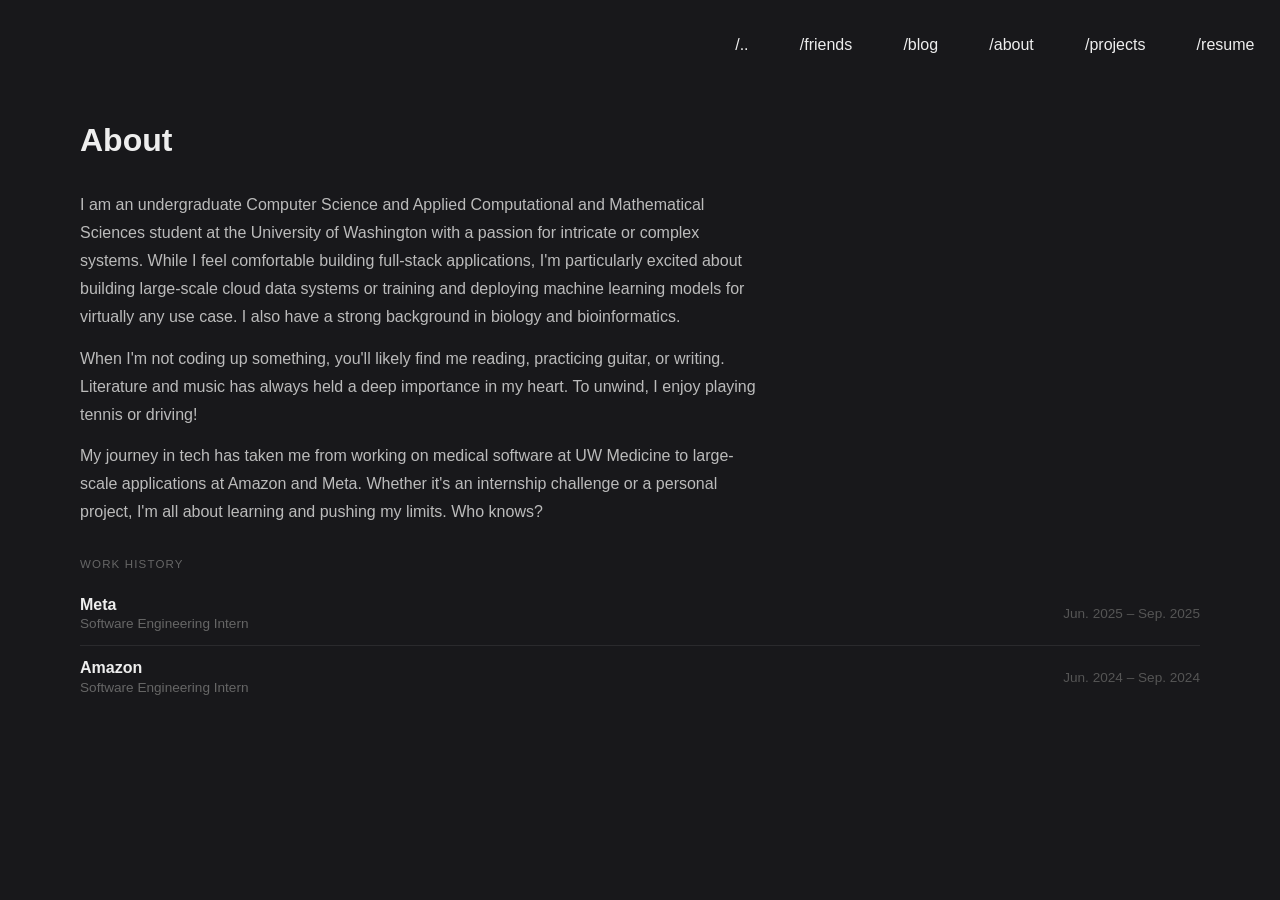
<file: about.html>
<!DOCTYPE html>
<html lang="en">
<head>
    <meta charset="UTF-8">
    <meta name="viewport" content="width=device-width, initial-scale=1.0">
    <link rel="stylesheet" href="css/root.css">
    <link rel="stylesheet" href="css/about.css">

    <title>About Me</title>
</head>
<body>
    <nav>
        <a href="index.html">/..</a>
        <a href="friends.html">/friends</a>
        <a href="blog.html">/blog</a>
        <a href="about.html">/about</a>
        <a href="projects.html">/projects</a>
        <a href="resume">/resume</a>
    </nav>

    <section class="section">
        <h1>About</h1>

        <div class="bio">
            <p>
                I am an undergraduate Computer Science and Applied Computational and Mathematical Sciences student at the University of Washington with
                a passion for intricate or complex systems. While I feel comfortable building full-stack applications, I'm particularly excited about building
                large-scale cloud data systems or training and deploying machine learning models for virtually any use case. I also have a strong background in
                biology and bioinformatics.
            </p>
            <p>
                When I'm not coding up something, you'll likely find me reading, practicing guitar, or writing. Literature and music has always held a
                deep importance in my heart. To unwind, I enjoy playing tennis or driving!
            </p>
            <p>
                My journey in tech has taken me from working on medical software at UW Medicine to large-scale applications at Amazon and Meta.
                Whether it's an internship challenge or a personal project, I'm all about learning and pushing my limits. Who knows?
            </p>
        </div>

        <div class="work-history">
            <div class="section-label">Work History</div>
            <div class="work-entry">
                <div>
                    <div class="company">Meta</div>
                    <div class="role">Software Engineering Intern</div>
                </div>
                <span class="work-date">Jun. 2025 – Sep. 2025</span>
            </div>
            <div class="work-entry">
                <div>
                    <div class="company">Amazon</div>
                    <div class="role">Software Engineering Intern</div>
                </div>
                <span class="work-date">Jun. 2024 – Sep. 2024</span>
            </div>
        </div>
    </section>
</body>
</html>
</file>
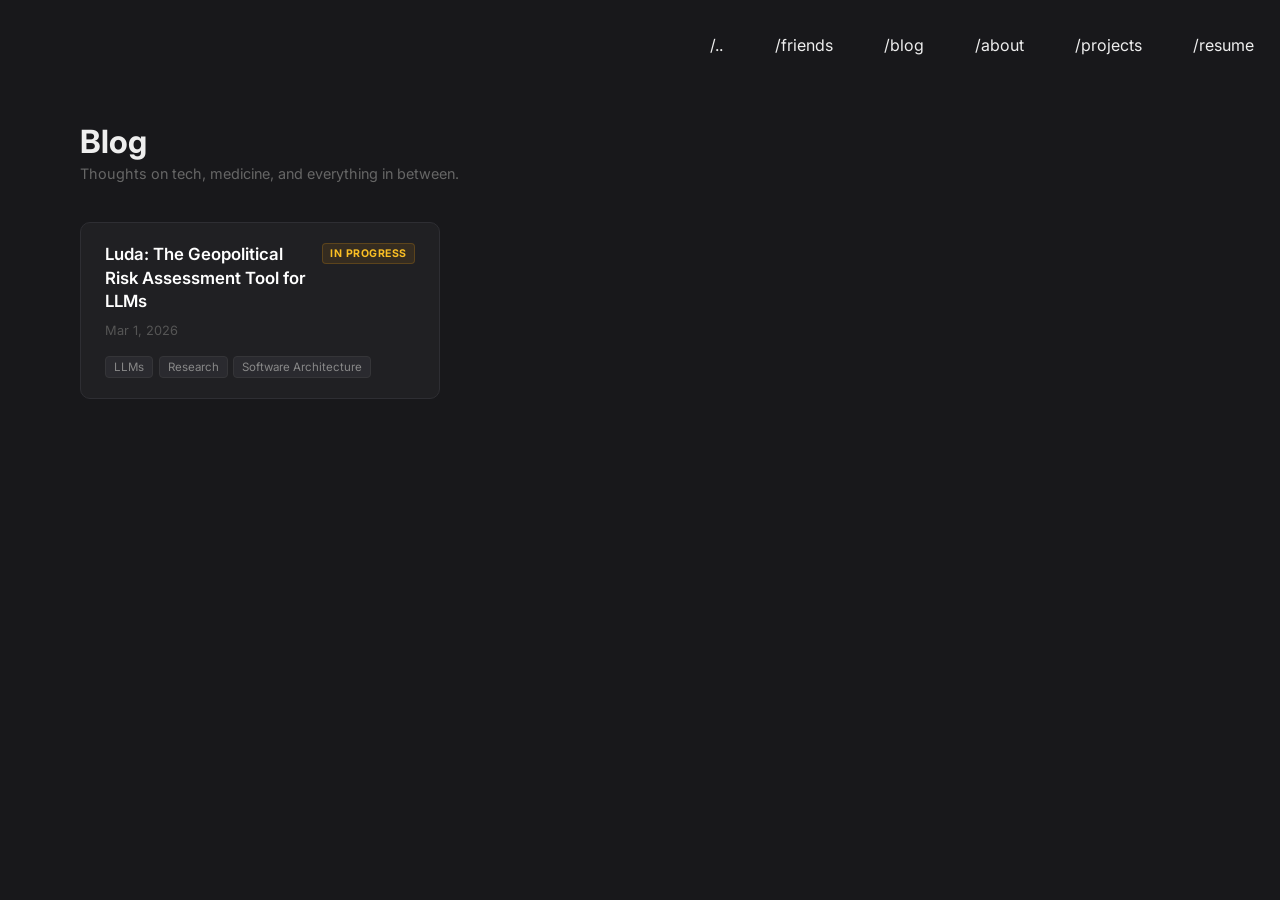
<file: blog.html>
<!DOCTYPE html>
<html lang="en">
<head>
    <meta charset="UTF-8">
    <meta name="viewport" content="width=device-width, initial-scale=1.0">
    <link rel="preconnect" href="https://fonts.googleapis.com">
    <link rel="preconnect" href="https://fonts.gstatic.com" crossorigin>
    <link href="https://fonts.googleapis.com/css2?family=Inter:wght@400;700&display=swap" rel="stylesheet">
    <link rel="stylesheet" href="css/root.css">
    <link rel="stylesheet" href="css/cards.css">
    <title>Blog</title>
</head>
<body>
    <nav>
        <a href="index.html">/..</a>
        <a href="friends.html">/friends</a>
        <a href="blog.html">/blog</a>
        <a href="about.html">/about</a>
        <a href="projects.html">/projects</a>
        <a href="resume">/resume</a>
    </nav>

    <section class="page-section">
        <h1>Blog</h1>
        <p class="section-subtitle">Thoughts on tech, medicine, and everything in between.</p>
        <div class="card-grid"></div>
    </section>

    <script type="module" src="js/blog.js"></script>
</body>
</html>
</file>
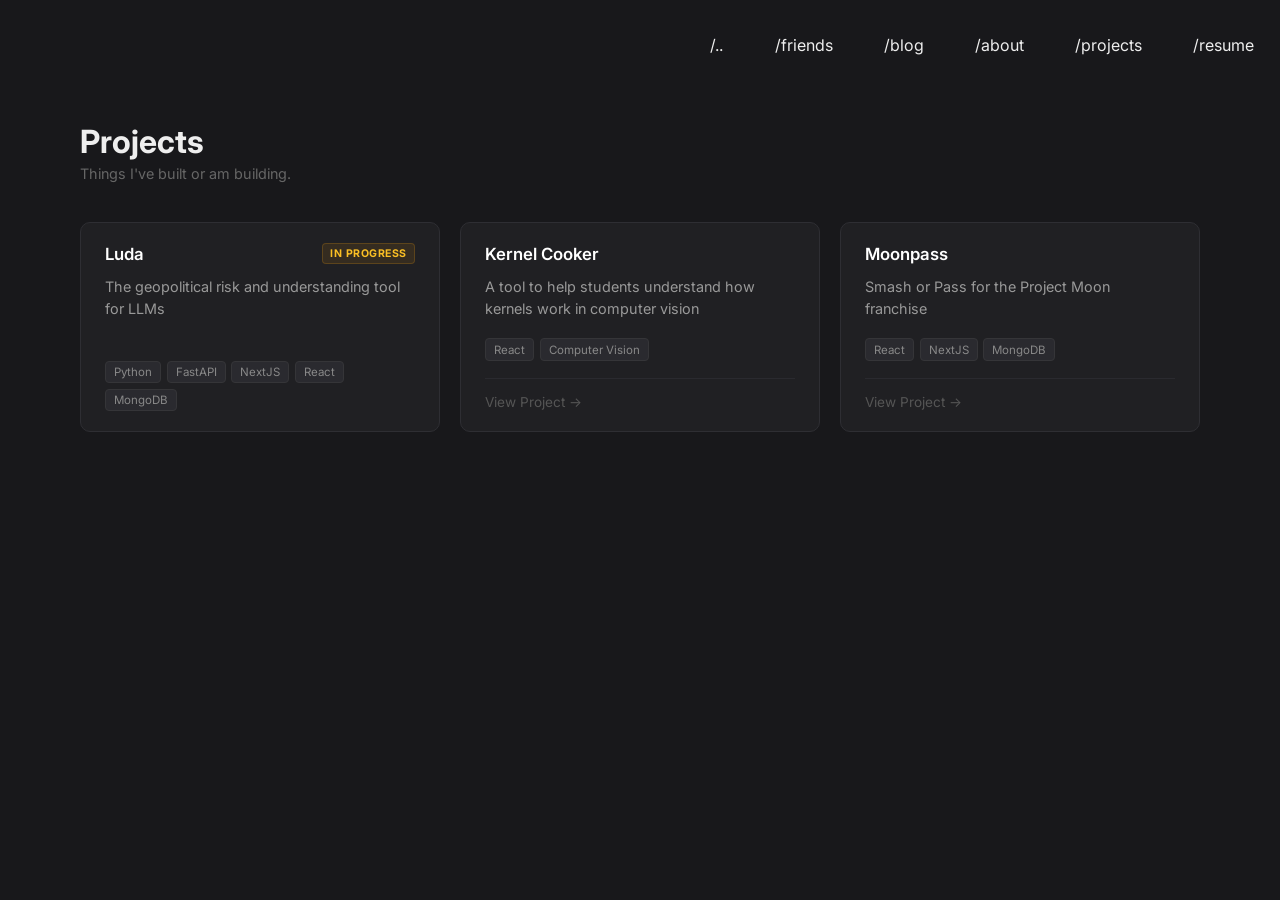
<file: projects.html>
<!DOCTYPE html>
<html lang="en">
<head>
    <meta charset="UTF-8">
    <meta name="viewport" content="width=device-width, initial-scale=1.0">
    <link rel="preconnect" href="https://fonts.googleapis.com">
    <link rel="preconnect" href="https://fonts.gstatic.com" crossorigin>
    <link href="https://fonts.googleapis.com/css2?family=Inter:wght@400;700&display=swap" rel="stylesheet">
    <link rel="stylesheet" href="css/root.css">
    <link rel="stylesheet" href="css/cards.css">
    <title>Projects</title>
</head>
<body>
    <nav>
        <a href="index.html">/..</a>
        <a href="friends.html">/friends</a>
        <a href="blog.html">/blog</a>
        <a href="about.html">/about</a>
        <a href="projects.html">/projects</a>
        <a href="resume">/resume</a>
    </nav>

    <section class="page-section">
        <h1>Projects</h1>
        <p class="section-subtitle">Things I've built or am building.</p>
        <div class="card-grid"></div>
    </section>

    <script type="module" src="js/projects.js"></script>
</body>
</html>
</file>
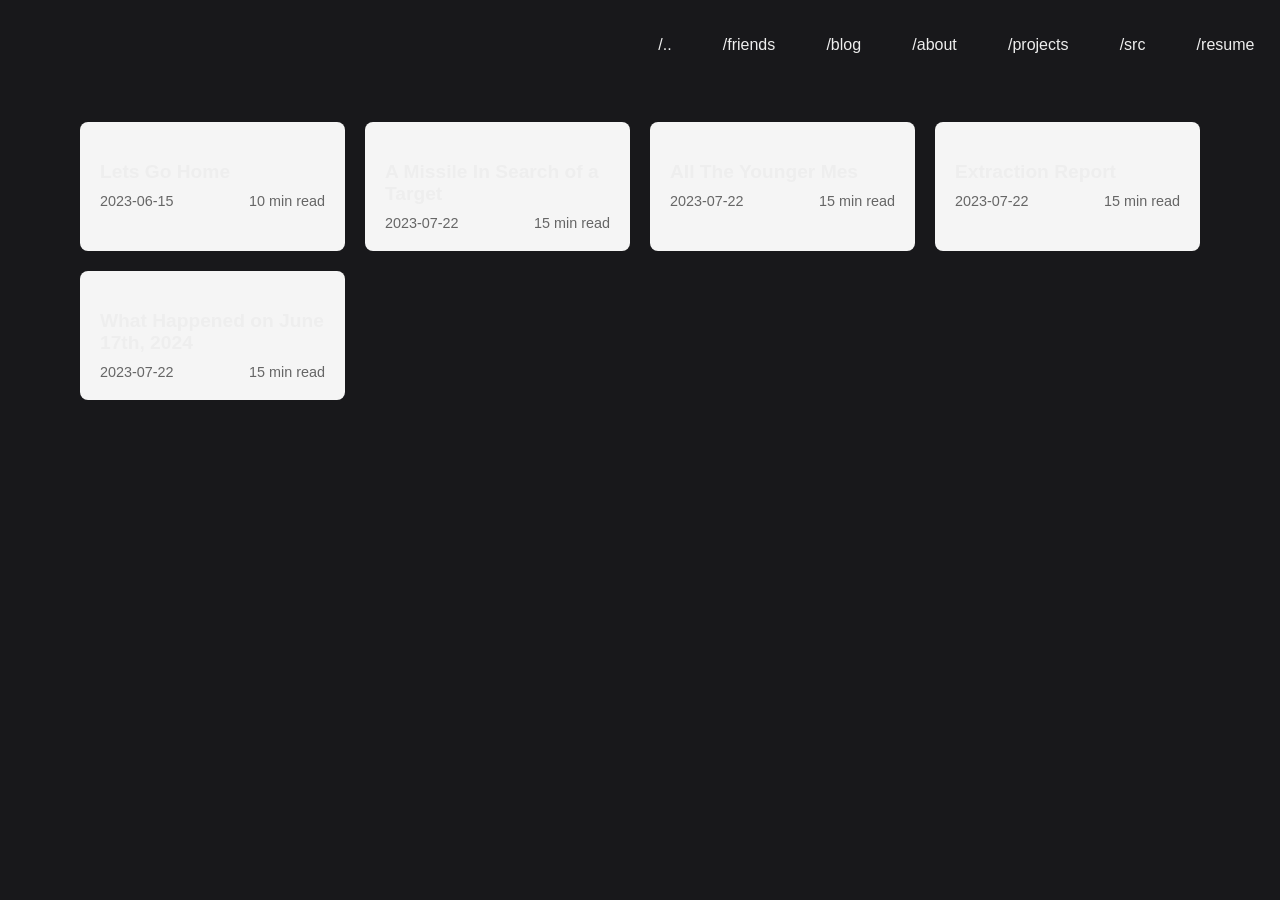
<file: src/writing.html>
<!DOCTYPE html>
<html lang="en">
<head>
    <meta charset="UTF-8">
    <meta name="viewport" content="width=device-width, initial-scale=1.0">
    <link rel="stylesheet" href="../css/root.css">
    <link rel="stylesheet" href="../css/about.css">

    <title>Writing</title>
</head>
<body>
    <nav>
        <a href="../index.html">/..</a>
        <a href="../friends.html">/friends</a>
        <a href="../blog.html">/blog</a>
        <a href="../about.html">/about</a>
        <a href="../projects.html">/projects</a>
        <a href="../src.html">/src</a>
        <a href="../resume">/resume</a>
    </nav>

    <section>
        <div class="writing-container">
            <div class="document-grid" id="document-grid"></div>
            
            <div class="reader-container" id="reader-container">
                <div class="reader-header">
                    <button id="back-button">← Back to List</button>
                    <h1 id="reader-title"></h1>
                    <div class="reader-meta">
                        <span id="reader-date"></span> · 
                        <span id="reader-reading-time"></span>
                    </div>
                </div>
                <div class="reader-content" id="reader-content"></div>
            </div>
        </div>

        <style>
        .writing-container {
            width: 100%;
            max-width: 1200px;
            margin: 0 auto;
        }

        .document-grid {
            display: grid;
            grid-template-columns: repeat(auto-fill, minmax(250px, 1fr));
            gap: 20px;
        }

        .document-card {
            background-color: #f5f5f5;
            border-radius: 8px;
            padding: 20px;
            cursor: pointer;
            transition: all 0.3s ease;
        }

        .document-card:hover {
            transform: translateY(-5px);
            box-shadow: 0 5px 15px rgba(0,0,0,0.1);
        }

        .document-title {
            font-size: 1.2rem;
            margin-bottom: 10px;
        }

        .document-meta {
            font-size: 0.9rem;
            color: #666;
            display: flex;
            justify-content: space-between;
        }

        .reader-container {
            display: none;
            background-color: #fff;
            padding: 20px;
            max-width: 800px;
            margin: 0 auto;
        }

        .reader-header {
            margin-bottom: 30px;
        }

        #back-button {
            background: none;
            border: none;
            cursor: pointer;
            color: #333;
            font-weight: 600;
            padding: 5px 0;
            margin-bottom: 10px;
        }

        .reader-meta {
            color: #666;
            font-size: 0.9rem;
            margin-top: 5px;
        }

        .reader-content {
            line-height: 1.8;
            font-size: 1.1rem;
        }

        @media (max-width: 768px) {
            .document-grid {
                grid-template-columns: 1fr;
            }

            .reader-container {
                padding: 1rem;
            }
        }
        </style>

        <script>
        const documents = [
            {
                slug: "lets_go_home",
                title: "Lets Go Home",
                date: "2023-06-15",
                readingTime: "10 min read"
            },
            {
                slug: "missile",
                title: "A Missile In Search of a Target",
                date: "2023-07-22",
                readingTime: "15 min read"
            },
            {
                slug: "younger_version",
                title: "All The Younger Mes",
                date: "2023-07-22",
                readingTime: "15 min read"
            },
            {
                slug: "extraction_report",
                title: "Extraction Report",
                date: "2023-07-22",
                readingTime: "15 min read"
            },
            {
                slug: "june_17",
                title: "What Happened on June 17th, 2024",
                date: "2023-07-22",
                readingTime: "15 min read"
            },
        ];

        const documentGrid = document.getElementById('document-grid');
        const readerContainer = document.getElementById('reader-container');
        const backButton = document.getElementById('back-button');
        const readerTitle = document.getElementById('reader-title');
        const readerDate = document.getElementById('reader-date');
        const readerReadingTime = document.getElementById('reader-reading-time');
        const readerContent = document.getElementById('reader-content');

        function renderDocumentGrid() {
            documentGrid.innerHTML = '';
            
            documents.forEach(doc => {
                const card = document.createElement('div');
                card.className = 'document-card';
                card.innerHTML = `
                    <h3 class="document-title">${doc.title}</h3>
                    <div class="document-meta">
                        <span>${doc.date}</span>
                        <span>${doc.readingTime}</span>
                    </div>
                `;
                
                card.addEventListener('click', () => openDocument(doc.slug));
                documentGrid.appendChild(card);
            });
        }

        async function openDocument(slug) {
            try {
                const response = await fetch(`../media/${slug}.txt`);
                if (!response.ok) {
                    throw new Error('Content not found');
                }
                
                const content = await response.text();
                
                const doc = documents.find(d => d.slug === slug);
                
                readerTitle.textContent = doc.title;
                readerDate.textContent = doc.date;
                readerReadingTime.textContent = doc.readingTime;
                
                readerContent.innerHTML = content
                    .split('\n\n')
                    .filter(para => para.trim() !== '')
                    .map(para => `<p>${para}</p>`)
                    .join('');
                
                documentGrid.style.display = 'none';
                readerContainer.style.display = 'block';
                
            } catch (error) {
                console.error('Error loading document:', error);
                alert('Could not load the document. Please try again later.');
            }
        }

        backButton.addEventListener('click', () => {
            readerContainer.style.display = 'none';
            documentGrid.style.display = 'grid';
        });

        renderDocumentGrid();
        </script>
    </section>
</body>
</html>
</file>
<file: css/root.css>
* {
    box-sizing: border-box;
}

body {
    background-color: rgb(24 24 27/1);
    color: #eee;
    font-family: 'Inter', sans-serif;
    margin: 0;
}

nav {
    position: sticky;
    position: fixed;
    top: 0;
    width: 100%;
    height: 10vh;
    z-index: 100;

    display: flex;
    justify-content: flex-end;
    align-items: center;
    gap: 2vw;

    background-color: rgb(24 24 27/1);
}

nav a {
    color: #eee;
    text-decoration: none;
    margin-right: 2vw;
}

nav a:hover {
    text-decoration: underline;
}

@media (max-width: 768px) {
    nav {
        height: 50px;
        gap: 0;
        padding: 0 0.75rem;
        justify-content: flex-start;
        overflow-x: auto;
    }

    nav a {
        margin-right: 0.9rem;
        font-size: 0.85rem;
        white-space: nowrap;
        flex-shrink: 0;
    }
}
</file>
<file: css/about.css>
section {
    margin-top: 10vh;
    min-height: 90vh;
    width: 100%;
    padding: 2rem 5rem;
    display: flex;
    flex-direction: column;
    gap: 2rem;
}

h1 {
    font-size: 2rem;
    margin: 0;
}

.bio {
    display: flex;
    flex-direction: column;
    gap: 0.85rem;
    max-width: 680px;
}

.bio p {
    margin: 0;
    color: #bbb;
    line-height: 1.75;
}

.section-label {
    font-size: 0.72rem;
    text-transform: uppercase;
    letter-spacing: 0.1em;
    color: #666;
    margin-bottom: 0.75rem;
}

.work-history {
    display: flex;
    flex-direction: column;
}

.work-entry {
    display: flex;
    justify-content: space-between;
    align-items: center;
    padding: 0.85rem 0;
    border-bottom: 1px solid #2a2a2d;
    gap: 1rem;
}

.work-entry:last-child {
    border-bottom: none;
}

.company {
    font-weight: 600;
    color: #eee;
}

.role {
    font-size: 0.85rem;
    color: #666;
    margin-top: 0.15rem;
}

.work-date {
    color: #555;
    font-size: 0.85rem;
    white-space: nowrap;
}

@media (max-width: 768px) {
    section {
        margin-top: 50px;
        min-height: calc(100vh - 50px);
        padding: 1.25rem;
        gap: 1.5rem;
    }

    .bio {
        max-width: 100%;
    }

    .work-entry {
        flex-direction: column;
        align-items: flex-start;
        gap: 0.25rem;
    }
}
</file>
<file: css/cards.css>
.page-section {
    margin-top: 10vh;
    min-height: 90vh;
    width: 100%;
    padding: 2rem 5rem;
}

.page-section h1 {
    font-size: 2rem;
    margin: 0 0 0.25rem 0;
}

.section-subtitle {
    color: #666;
    font-size: 0.9rem;
    margin: 0 0 2.5rem 0;
}

.card-grid {
    display: grid;
    grid-template-columns: repeat(auto-fill, minmax(300px, 1fr));
    gap: 1.25rem;
}

.card {
    background-color: #202023;
    border: 1px solid #2e2e33;
    border-radius: 10px;
    padding: 1.25rem 1.5rem;
    display: flex;
    flex-direction: column;
    gap: 0.6rem;
    transition: transform 0.2s ease, border-color 0.2s ease;
    color: #eee;
}

.card:hover {
    transform: translateY(-3px);
    border-color: #505055;
}

.card-header {
    display: flex;
    justify-content: space-between;
    align-items: flex-start;
    gap: 0.75rem;
}

.card-title {
    font-size: 1.05rem;
    font-weight: 600;
    color: #fff;
    margin: 0;
    line-height: 1.4;
}

.card-date {
    font-size: 0.8rem;
    color: #555;
}

.card-desc {
    font-size: 0.9rem;
    color: #999;
    line-height: 1.55;
    margin: 0;
}

.tags {
    display: flex;
    flex-wrap: wrap;
    gap: 0.35rem;
    margin-top: auto;
    padding-top: 0.5rem;
}

.tag {
    background-color: #2a2a2f;
    color: #888;
    font-size: 0.72rem;
    padding: 0.2rem 0.5rem;
    border-radius: 4px;
    border: 1px solid #353538;
}

.badge {
    display: inline-block;
    font-size: 0.66rem;
    padding: 0.18rem 0.45rem;
    border-radius: 4px;
    font-weight: 700;
    letter-spacing: 0.05em;
    text-transform: uppercase;
    white-space: nowrap;
    flex-shrink: 0;
}

.badge-progress {
    background-color: rgba(245, 158, 11, 0.1);
    color: #fbbf24;
    border: 1px solid rgba(245, 158, 11, 0.2);
}

.badge-live {
    background-color: rgba(52, 211, 153, 0.1);
    color: #34d399;
    border: 1px solid rgba(52, 211, 153, 0.2);
}

.card-footer {
    margin-top: 0.5rem;
    padding-top: 0.75rem;
    border-top: 1px solid #2a2a2f;
}

.card-footer a {
    color: #555;
    font-size: 0.85rem;
    text-decoration: none;
    transition: color 0.2s;
}

.card-footer a:hover {
    color: #ccc;
}

@media (max-width: 768px) {
    .page-section {
        margin-top: 50px;
        min-height: calc(100vh - 50px);
        padding: 1.25rem;
    }

    .card-grid {
        grid-template-columns: 1fr;
    }
}
</file>
